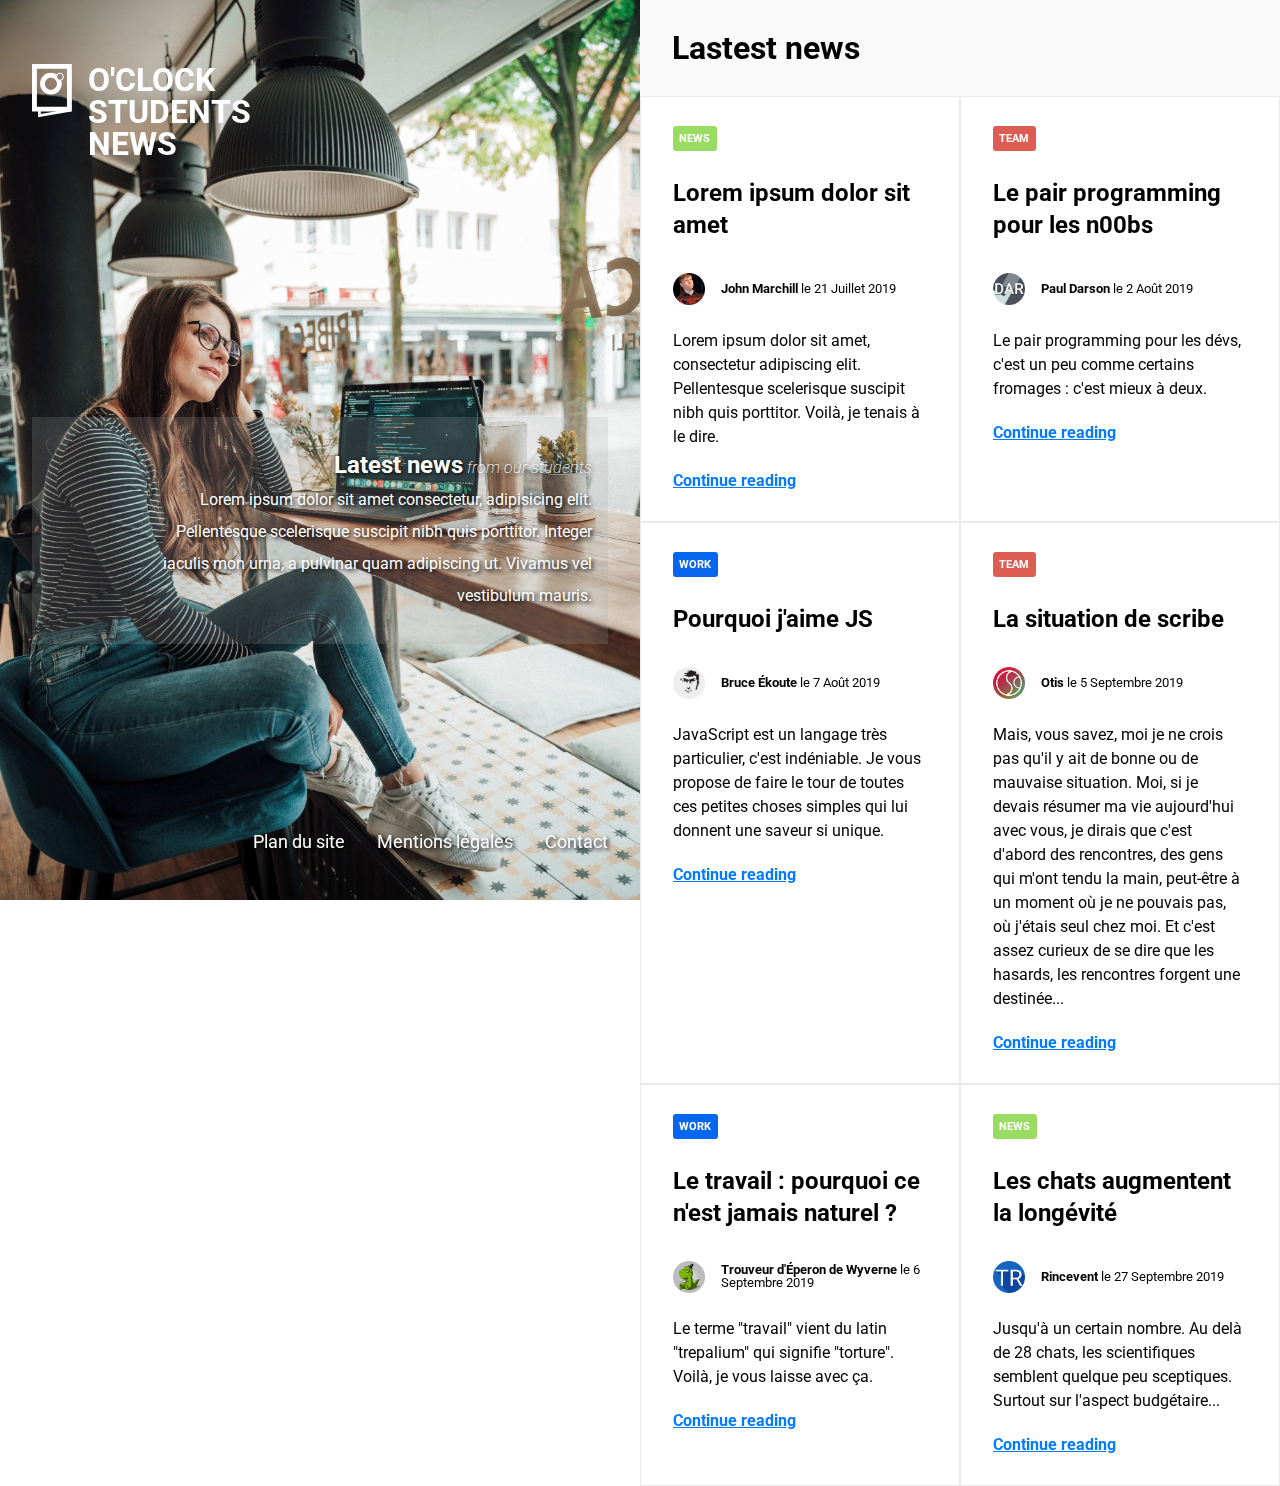
<file: index.html>
<!DOCTYPE html>
<html lang="en">
  <head>
    <meta charset="UTF-8" />
    <meta name="viewport" content="width=device-width, initial-scale=1.0" />
    <link rel="preconnect" href="https://fonts.googleapis.com" />
    <link rel="preconnect" href="https://fonts.gstatic.com" crossorigin />
    <link
      href="https://fonts.googleapis.com/css2?family=Roboto:wght@400;700&display=swap"
      rel="stylesheet"
    />
    <link rel="stylesheet" href="./css/styles.css" />
    <link rel="stylesheet" href="./css/reset.css" />
    <title>oNews</title>
  </head>
  <body>
    <header class="header">
      <?xml version="1.0" encoding="UTF-8" standalone="no"?><!DOCTYPE svg PUBLIC "-//W3C//DTD SVG 1.1//EN" "http://www.w3.org/Graphics/SVG/1.1/DTD/svg11.dtd">
      <svg
        class="header__logo"
        width="100%"
        height="100%"
        viewBox="0 0 44 59"
        version="1.1"
        xmlns="http://www.w3.org/2000/svg"
        xmlns:xlink="http://www.w3.org/1999/xlink"
        xml:space="preserve"
        xmlns:serif="http://www.serif.com/"
        style="fill-rule: evenodd; clip-rule: evenodd; stroke-linecap: square"
      >
        <g>
          <path
            d="M44,52.46l-44,0l0,-52.46l44,0l0,52.46Zm-38.624,-5.376l33.248,0l0,-41.708l-33.248,0l0,41.708Z"
            style="fill: #ffffff"
          />
          <path
            d="M41.381,51.16l-33.165,5.76l0,-5.76"
            style="fill: none; stroke: #fff; stroke-width: 3.09px"
          />
          <g>
            <path
              d="M30.787,17.566c-1.931,0 -3.498,-1.566 -3.498,-3.498c0,-0.762 0.246,-1.468 0.66,-2.042c-1.978,-1.443 -4.419,-2.294 -7.071,-2.294c-6.667,0 -11.968,5.368 -11.968,12.035c0,6.666 5.301,11.967 11.968,11.967c6.667,0 12,-5.301 12,-11.967c0,-1.568 -0.295,-3.064 -0.832,-4.435c-0.391,0.15 -0.815,0.234 -1.259,0.234Zm-9.909,10.833c-3.634,0 -6.633,-2.999 -6.633,-6.632c0,-3.667 2.999,-6.701 6.632,-6.701c3.667,0 6.668,3.034 6.668,6.701c0,3.633 -3.002,6.633 -6.668,6.633l0,-0.001l0.001,0Z"
              style="fill: #ffffff; fill-rule: nonzero"
            />
            <path
              d="M30.781,9.76c-2.393,0 -4.296,1.927 -4.296,4.321c0,2.393 1.903,4.296 4.296,4.296c2.394,0 4.309,-1.903 4.309,-4.296c0,-2.394 -1.915,-4.321 -4.309,-4.321Zm-0.001,7.497c-1.737,0 -3.173,-1.435 -3.173,-3.173c0,-1.754 1.436,-3.203 3.173,-3.203c1.753,0 3.189,1.449 3.189,3.203c0,1.738 -1.436,3.173 -3.189,3.173Z"
              style="fill: #fff; fill-rule: nonzero"
            />
          </g>
        </g>
      </svg>
      <h1 class="header__title">O'clock students news</h1>
    </header>

    <main class="main-container">
      <section class="latest-news">
        <article class="latest-news__article">
          <h2 class="latest-news__article__title">
            Latest news<em> from our students</em>
          </h2>
          <p class="latest-news__article__text">
            Lorem ipsum dolor sit amet consectetur, adipisicing elit.
            Pellentesque scelerisque suscipit nibh quis porttitor. Integer
            iaculis mon urna, a pulvinar quam adipiscing ut. Vivamus vel
            vestibulum mauris.
          </p>
        </article>
      </section>

      <section class="lastest-news">
        <h2 class="lastest-news__title">Lastest news</h2>

        <div class="lastest-news-container">
          <article class="lastest-news__article">
            <span class="lastest-news__tag lastest-news__tag--color-green">news</span>
            <h3 class="lastest-news__article__title">Lorem ipsum dolor sit amet</h3>
            <div class="lastest-news__author">
              <img
                class="lastest-news__author__image"
                src="./images/icon-john.png"
                alt="john marchill's picture"
              />
              <p class="lastest-news__author__text">
                <strong>John Marchill</strong> le 21 Juillet 2019
              </p>
            </div>
            <p class="lastest-news__text">
              Lorem ipsum dolor sit amet, consectetur adipiscing elit.
              Pellentesque scelerisque suscipit nibh quis porttitor. Voilà, je
              tenais à le dire.
            </p>
            <p class="latest-news__text">
              <a class="latest-news__text-link" href="#">Continue reading</a>
            </p>
          </article>
          <article class="lastest-news__article">
            <span class="lastest-news__tag lastest-news__tag--color-red">team</span>
            <h3 class="lastest-news__article__title">
              Le pair programming pour les n00bs
            </h3>
            <div class="lastest-news__author">
              <img
                class="lastest-news__author__image"
                src="./images/icon-dar.png"
                alt="paul darson's picture"
              />
              <p class="lastest-news__author__text">
                <strong>Paul Darson</strong> le 2 Août 2019
              </p>
            </div>
            <p class="lastest-news__text">
              Le pair programming pour les dévs, c'est un peu comme certains
              fromages : c'est mieux à deux.
            </p>
            <p class="latest-news__text">
              <a class="latest-news__text-link" href="#">Continue reading</a>
            </p>
          </article>
          <article class="lastest-news__article">
            <span class="lastest-news__tag lastest-news__tag--color-blue">work</span>
            <h3 class="lastest-news__article__title">Pourquoi j'aime JS</h3>
            <div class="lastest-news__author">
              <img
                class="lastest-news__author__image"
                src="./images/icon-ohz.png"
                alt="bruce ekoute's picture"
              />
              <p class="lastest-news__author__text">
                <strong>Bruce Ékoute</strong> le 7 Août 2019
              </p>
            </div>
            <p class="lastest-news__text">
              JavaScript est un langage très particulier, c'est indéniable. Je
              vous propose de faire le tour de toutes ces petites choses simples
              qui lui donnent une saveur si unique.
            </p>
            <p class="latest-news__text">
              <a class="latest-news__text-link" href="#">Continue reading</a>
            </p>
          </article>
          <article class="lastest-news__article">
            <span class="lastest-news__tag lastest-news__tag--color-red">team</span>
            <h3 class="lastest-news__article__title">La situation de scribe</h3>
            <div class="lastest-news__author">
              <img
                class="lastest-news__author__image"
                src="./images/icon-spr.png"
                alt="Otis's picture"
              />
              <p class="lastest-news__author__text">
                <strong>Otis</strong> le 5 Septembre 2019
              </p>
            </div>
            <p class="lastest-news__text">
              Mais, vous savez, moi je ne crois pas qu'il y ait de bonne ou de
              mauvaise situation. Moi, si je devais résumer ma vie aujourd'hui
              avec vous, je dirais que c'est d'abord des rencontres, des gens qui
              m'ont tendu la main, peut-être à un moment où je ne pouvais pas, où
              j'étais seul chez moi. Et c'est assez curieux de se dire que les
              hasards, les rencontres forgent une destinée...
            </p>
            <p class="latest-news__text">
              <a class="latest-news__text-link" href="#">Continue reading</a>
            </p>
          </article>
          <article class="lastest-news__article">
            <span class="lastest-news__tag lastest-news__tag--color-blue">work</span>
            <h3 class="lastest-news__article__title">Le travail : pourquoi ce n'est jamais naturel ?</h3>
            <div class="lastest-news__author">
              <img
                class="lastest-news__author__image"
                src="./images/icon-tre.png"
                alt="Trouveur d'eperon de wyverne's picture"
              />
              <p class="lastest-news__author__text">
                <strong>Trouveur d'Éperon de Wyverne</strong> le 6 Septembre 2019
              </p>
            </div>
            <p class="lastest-news__text">
              Le terme "travail" vient du latin "trepalium" qui signifie "torture". Voilà, je vous laisse avec ça.
            </p>
            <p class="latest-news__text">
              <a class="latest-news__text-link" href="#">Continue reading</a>
            </p>
          </article>
          <article class="lastest-news__article">
            <span class="lastest-news__tag lastest-news__tag--color-green">news</span>
            <h3 class="lastest-news__article__title">Les chats augmentent la longévité</h3>
            <div class="lastest-news__author">
              <img
                class="lastest-news__author__image"
                src="./images/icon-tr.png"
                alt="rincevent's picture"
              />
              <p class="lastest-news__author__text">
                <strong>Rincevent</strong> le 27 Septembre 2019
              </p>
            </div>
            <p class="lastest-news__text">
              Jusqu'à un certain nombre. Au delà de 28 chats, les scientifiques semblent quelque peu sceptiques. Surtout sur l'aspect budgétaire...
            </p>
            <p class="latest-news__text">
              <a class="latest-news__text-link" href="#">Continue reading</a>
            </p>
          </article>
        </div>
      </section>
    </main>

    <footer class="footer">
      <nav class="footer__nav">
        <ul class="footer__nav__list">
          <li class="footer__nav__item">
            <a class="footer__nav__item-link" href="#">Plan du site</a>
          </li>
          <li class="footer__nav__item">
            <a class="footer__nav__item-link" href="#">Mentions légales</a>
          </li>
          <li class="footer__nav__item">
            <a class="footer__nav__item-link" href="#">Contact</a>
          </li>
        </ul>
      </nav>
    </footer>
  </body>
</html>
</file>
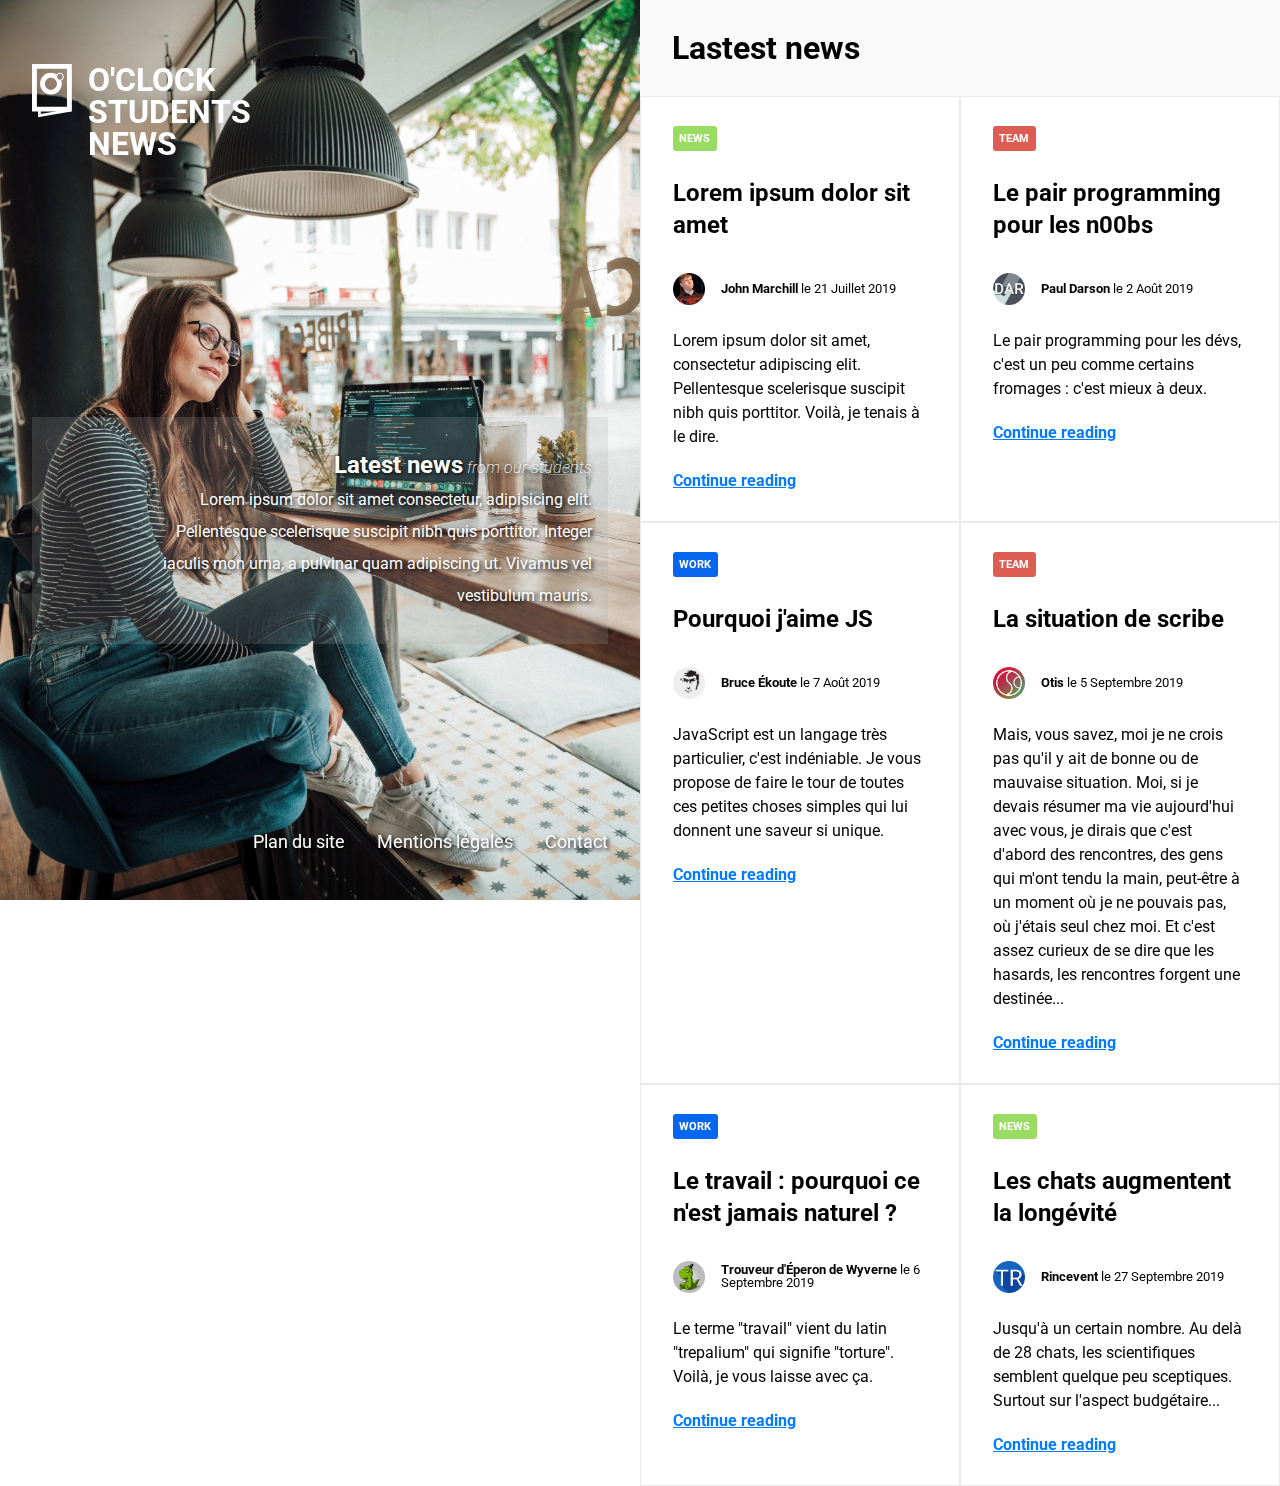
<file: html/index.html>
<!DOCTYPE html>
<html lang="en">
  <head>
    <meta charset="UTF-8" />
    <meta name="viewport" content="width=device-width, initial-scale=1.0" />
    <link rel="preconnect" href="https://fonts.googleapis.com" />
    <link rel="preconnect" href="https://fonts.gstatic.com" crossorigin />
    <link
      href="https://fonts.googleapis.com/css2?family=Roboto:wght@400;700&display=swap"
      rel="stylesheet"
    />
    <link rel="stylesheet" href="../css/styles.css" />
    <link rel="stylesheet" href="../css/reset.css" />
    <title>oNews</title>
  </head>
  <body>
    <header class="header">
      <?xml version="1.0" encoding="UTF-8" standalone="no"?><!DOCTYPE svg PUBLIC "-//W3C//DTD SVG 1.1//EN" "http://www.w3.org/Graphics/SVG/1.1/DTD/svg11.dtd">
      <svg
        class="header__logo"
        width="100%"
        height="100%"
        viewBox="0 0 44 59"
        version="1.1"
        xmlns="http://www.w3.org/2000/svg"
        xmlns:xlink="http://www.w3.org/1999/xlink"
        xml:space="preserve"
        xmlns:serif="http://www.serif.com/"
        style="fill-rule: evenodd; clip-rule: evenodd; stroke-linecap: square"
      >
        <g>
          <path
            d="M44,52.46l-44,0l0,-52.46l44,0l0,52.46Zm-38.624,-5.376l33.248,0l0,-41.708l-33.248,0l0,41.708Z"
            style="fill: #ffffff"
          />
          <path
            d="M41.381,51.16l-33.165,5.76l0,-5.76"
            style="fill: none; stroke: #fff; stroke-width: 3.09px"
          />
          <g>
            <path
              d="M30.787,17.566c-1.931,0 -3.498,-1.566 -3.498,-3.498c0,-0.762 0.246,-1.468 0.66,-2.042c-1.978,-1.443 -4.419,-2.294 -7.071,-2.294c-6.667,0 -11.968,5.368 -11.968,12.035c0,6.666 5.301,11.967 11.968,11.967c6.667,0 12,-5.301 12,-11.967c0,-1.568 -0.295,-3.064 -0.832,-4.435c-0.391,0.15 -0.815,0.234 -1.259,0.234Zm-9.909,10.833c-3.634,0 -6.633,-2.999 -6.633,-6.632c0,-3.667 2.999,-6.701 6.632,-6.701c3.667,0 6.668,3.034 6.668,6.701c0,3.633 -3.002,6.633 -6.668,6.633l0,-0.001l0.001,0Z"
              style="fill: #ffffff; fill-rule: nonzero"
            />
            <path
              d="M30.781,9.76c-2.393,0 -4.296,1.927 -4.296,4.321c0,2.393 1.903,4.296 4.296,4.296c2.394,0 4.309,-1.903 4.309,-4.296c0,-2.394 -1.915,-4.321 -4.309,-4.321Zm-0.001,7.497c-1.737,0 -3.173,-1.435 -3.173,-3.173c0,-1.754 1.436,-3.203 3.173,-3.203c1.753,0 3.189,1.449 3.189,3.203c0,1.738 -1.436,3.173 -3.189,3.173Z"
              style="fill: #fff; fill-rule: nonzero"
            />
          </g>
        </g>
      </svg>
      <h1 class="header__title">O'clock students news</h1>
    </header>

    <main class="main-container">
      <section class="latest-news">
        <article class="latest-news__article">
          <h2 class="latest-news__article__title">
            Latest news<em> from our students</em>
          </h2>
          <p class="latest-news__article__text">
            Lorem ipsum dolor sit amet consectetur, adipisicing elit.
            Pellentesque scelerisque suscipit nibh quis porttitor. Integer
            iaculis mon urna, a pulvinar quam adipiscing ut. Vivamus vel
            vestibulum mauris.
          </p>
        </article>
      </section>

      <section class="lastest-news">
        <h2 class="lastest-news__title">Lastest news</h2>

        <div class="lastest-news-container">
          <article class="lastest-news__article">
            <span class="lastest-news__tag lastest-news__tag--color-green">news</span>
            <h3 class="lastest-news__article__title">Lorem ipsum dolor sit amet</h3>
            <div class="lastest-news__author">
              <img
                class="lastest-news__author__image"
                src="../images/icon-john.png"
                alt="john marchill's picture"
              />
              <p class="lastest-news__author__text">
                <strong>John Marchill</strong> le 21 Juillet 2019
              </p>
            </div>
            <p class="lastest-news__text">
              Lorem ipsum dolor sit amet, consectetur adipiscing elit.
              Pellentesque scelerisque suscipit nibh quis porttitor. Voilà, je
              tenais à le dire.
            </p>
            <p class="latest-news__text">
              <a class="latest-news__text-link" href="#">Continue reading</a>
            </p>
          </article>
          <article class="lastest-news__article">
            <span class="lastest-news__tag lastest-news__tag--color-red">team</span>
            <h3 class="lastest-news__article__title">
              Le pair programming pour les n00bs
            </h3>
            <div class="lastest-news__author">
              <img
                class="lastest-news__author__image"
                src="../images/icon-dar.png"
                alt="paul darson's picture"
              />
              <p class="lastest-news__author__text">
                <strong>Paul Darson</strong> le 2 Août 2019
              </p>
            </div>
            <p class="lastest-news__text">
              Le pair programming pour les dévs, c'est un peu comme certains
              fromages : c'est mieux à deux.
            </p>
            <p class="latest-news__text">
              <a class="latest-news__text-link" href="#">Continue reading</a>
            </p>
          </article>
          <article class="lastest-news__article">
            <span class="lastest-news__tag lastest-news__tag--color-blue">work</span>
            <h3 class="lastest-news__article__title">Pourquoi j'aime JS</h3>
            <div class="lastest-news__author">
              <img
                class="lastest-news__author__image"
                src="../images/icon-ohz.png"
                alt="bruce ekoute's picture"
              />
              <p class="lastest-news__author__text">
                <strong>Bruce Ékoute</strong> le 7 Août 2019
              </p>
            </div>
            <p class="lastest-news__text">
              JavaScript est un langage très particulier, c'est indéniable. Je
              vous propose de faire le tour de toutes ces petites choses simples
              qui lui donnent une saveur si unique.
            </p>
            <p class="latest-news__text">
              <a class="latest-news__text-link" href="#">Continue reading</a>
            </p>
          </article>
          <article class="lastest-news__article">
            <span class="lastest-news__tag lastest-news__tag--color-red">team</span>
            <h3 class="lastest-news__article__title">La situation de scribe</h3>
            <div class="lastest-news__author">
              <img
                class="lastest-news__author__image"
                src="../images/icon-spr.png"
                alt="Otis's picture"
              />
              <p class="lastest-news__author__text">
                <strong>Otis</strong> le 5 Septembre 2019
              </p>
            </div>
            <p class="lastest-news__text">
              Mais, vous savez, moi je ne crois pas qu'il y ait de bonne ou de
              mauvaise situation. Moi, si je devais résumer ma vie aujourd'hui
              avec vous, je dirais que c'est d'abord des rencontres, des gens qui
              m'ont tendu la main, peut-être à un moment où je ne pouvais pas, où
              j'étais seul chez moi. Et c'est assez curieux de se dire que les
              hasards, les rencontres forgent une destinée...
            </p>
            <p class="latest-news__text">
              <a class="latest-news__text-link" href="#">Continue reading</a>
            </p>
          </article>
          <article class="lastest-news__article">
            <span class="lastest-news__tag lastest-news__tag--color-blue">work</span>
            <h3 class="lastest-news__article__title">Le travail : pourquoi ce n'est jamais naturel ?</h3>
            <div class="lastest-news__author">
              <img
                class="lastest-news__author__image"
                src="../images/icon-tre.png"
                alt="Trouveur d'eperon de wyverne's picture"
              />
              <p class="lastest-news__author__text">
                <strong>Trouveur d'Éperon de Wyverne</strong> le 6 Septembre 2019
              </p>
            </div>
            <p class="lastest-news__text">
              Le terme "travail" vient du latin "trepalium" qui signifie "torture". Voilà, je vous laisse avec ça.
            </p>
            <p class="latest-news__text">
              <a class="latest-news__text-link" href="#">Continue reading</a>
            </p>
          </article>
          <article class="lastest-news__article">
            <span class="lastest-news__tag lastest-news__tag--color-green">news</span>
            <h3 class="lastest-news__article__title">Les chats augmentent la longévité</h3>
            <div class="lastest-news__author">
              <img
                class="lastest-news__author__image"
                src="../images/icon-tr.png"
                alt="rincevent's picture"
              />
              <p class="lastest-news__author__text">
                <strong>Rincevent</strong> le 27 Septembre 2019
              </p>
            </div>
            <p class="lastest-news__text">
              Jusqu'à un certain nombre. Au delà de 28 chats, les scientifiques semblent quelque peu sceptiques. Surtout sur l'aspect budgétaire...
            </p>
            <p class="latest-news__text">
              <a class="latest-news__text-link" href="#">Continue reading</a>
            </p>
          </article>
        </div>
      </section>
    </main>

    <footer class="footer">
      <nav class="footer__nav">
        <ul class="footer__nav__list">
          <li class="footer__nav__item">
            <a class="footer__nav__item-link" href="#">Plan du site</a>
          </li>
          <li class="footer__nav__item">
            <a class="footer__nav__item-link" href="#">Mentions légales</a>
          </li>
          <li class="footer__nav__item">
            <a class="footer__nav__item-link" href="#">Contact</a>
          </li>
        </ul>
      </nav>
    </footer>
  </body>
</html>
</file>
<file: css/styles.css>
/*! ==== GLOBAL ==== */
* {
  font-family: "Roboto", sans-serif;
  box-sizing: border-box;
}
/*! ==== HEADER ==== */

.header {
  display: flex;
  margin: 4rem 2rem;
  width: 300px;
  position: fixed;
  top: 0;
  left: 0;
}
.header__logo {
  width: 23%;
}
.header__title {
  display: inline;
  color: white;
  text-transform: uppercase;
  font-size: 2rem;
  padding: 0 1rem;
}

/*! ==== MAIN ==== */
.main-container {
  display: flex;
}
.latest-news {
  background-image: url("../images/nicole.jpg");
  background-size: cover;
  background-repeat: no-repeat;
  display: flex;
  justify-content: center;
  align-items: center;
  height: 100vh;
  flex: 1;
  position: sticky;
  top: 0;
  z-index: -1;
}
.latest-news__article {
  background-color: rgba(167, 167, 167, 0.2);
  color: white;
  margin: 10rem 2rem 0 2rem;
  padding: 2rem 1rem;
  text-align: right;
  line-height: 2rem;
}
.latest-news__article__title {
  font-size: 1.5rem;
  text-shadow: 1px 1px 4px rgb(0, 0, 0);
}
.latest-news__article__title em {
  font-size: 1rem;
  font-weight: 200;
}
.latest-news__article__text {
  margin-left: 5rem;
  text-shadow: 2px 2px 4px rgb(0, 0, 0);
}

.lastest-news {
  flex: 1;
}
.lastest-news-container {
  display: flex;
  flex-wrap: wrap;
}
.lastest-news__article {
  flex-basis: 50%;
  border: 1px solid #eaeaea;
  padding: 2rem;
}
.lastest-news__title {
  background-color: #f9f9f9;
  font-size: 2rem;
  padding: 2rem;
}
.lastest-news__tag {
  text-transform: uppercase;
  font-weight: 700;
  color: white;
  font-size: 0.7rem;
  padding: 0.4rem;
  border-radius: 3px;
  margin-bottom: 2rem;
}
.lastest-news__tag.lastest-news__tag--color-green {
  background-color: #98DC62;
}
.lastest-news__tag.lastest-news__tag--color-red {
  background-color: #DC5E53;
}
.lastest-news__tag.lastest-news__tag--color-blue {
  background-color: #0766F0;
}
.lastest-news__article__title {
  margin: 2rem 0;
  font-size: 1.5rem;
  line-height: 2rem;
}
.lastest-news__author {
  display: flex;
  align-items: center;
}
.lastest-news__author__image {
  width: 2rem;
}
.lastest-news__author__text {
  padding-left: 1rem;
  font-size: 0.8rem;
}
.lastest-news__text {
  margin: 1.5rem 0;
  line-height: 1.5rem;
}
.latest-news__text-link {
  color: #007bff;
  font-weight: 700;
}

/*! ==== FOOTER ==== */
.footer {
  position: fixed;
  bottom: 0;
  right: 50%;
  margin: 3rem 1rem;
}
.footer__nav__list {
  display: flex;
  list-style: none;
  padding: 0;
}

.footer__nav__item-link {
  text-decoration: none;
  padding: 1rem;
  color: white;
  text-shadow: 2px 2px 4px rgb(0, 0, 0);
  font-size: 1.1rem;
  font-weight: 400;
}
</file>
